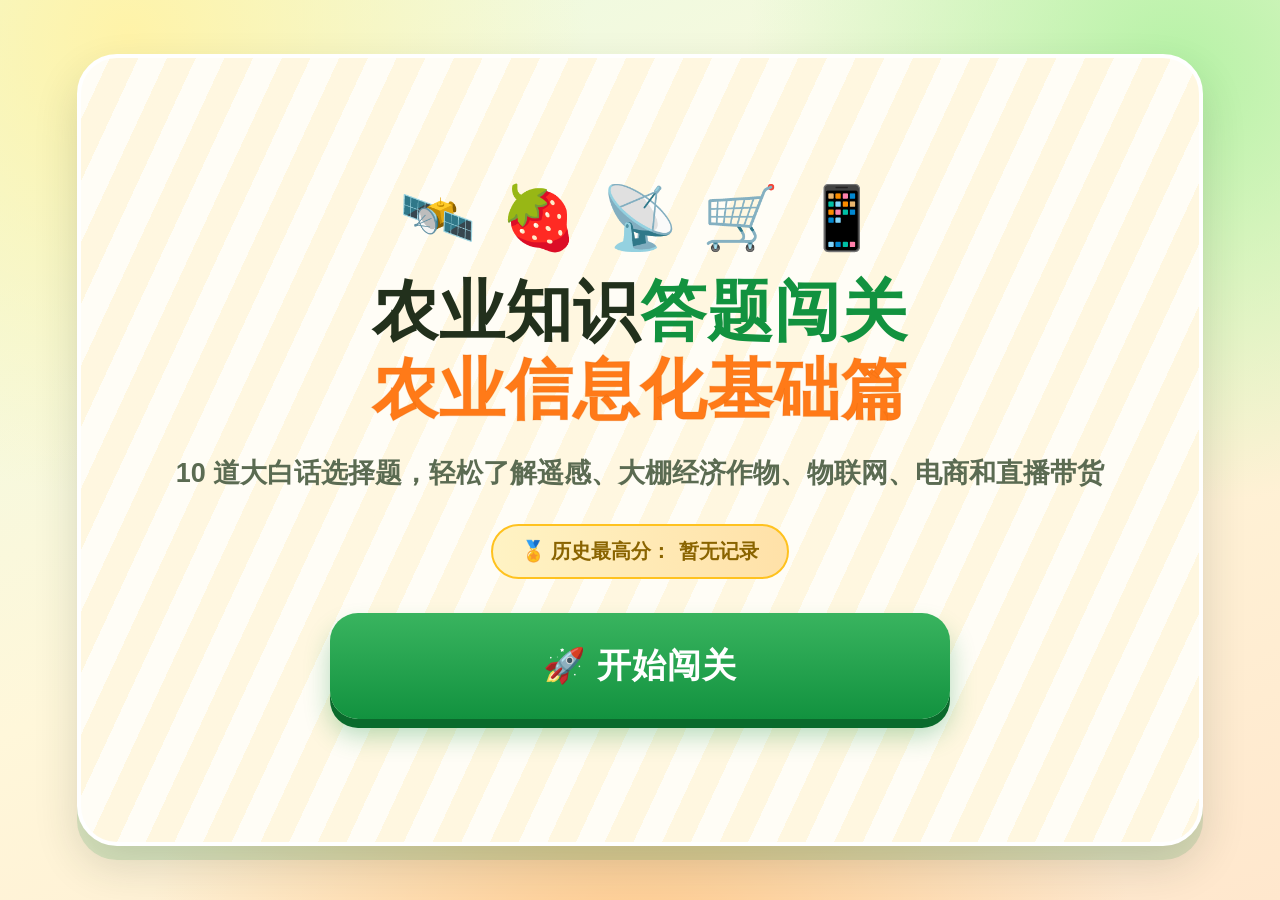
<file: static/index.html>
<!DOCTYPE html>
<html lang="zh-CN">
<head>
<meta charset="UTF-8">
<meta name="viewport" content="width=device-width, initial-scale=1, viewport-fit=cover">
<title>农业知识答题闯关 · 农业信息化基础篇</title>
<link rel="stylesheet" href="/static/style.css">
<link rel="stylesheet" href="/static/touchscreen.css">
</head>
<body>
<div class="app">

  <!-- SECTION: start -->
  <section id="startPanel" class="panel active">
    <div class="start-card">
      <div class="fruit-row" aria-hidden="true"><span>🛰️</span><span>🍓</span><span>📡</span><span>🛒</span><span>📱</span></div>
      <h1>农业知识<span class="hl2">答题闯关</span><br><span class="hl">农业信息化基础篇</span></h1>
      <p class="tagline">10 道大白话选择题，轻松了解遥感、大棚经济作物、物联网、电商和直播带货</p>
      <div class="rules">
        <div class="rule"><i>1</i><span>共 <b>10 道单选题</b>，每题 10 分，满分 100 分，覆盖五大板块</span></div>
        <div class="rule"><i>2</i><span>点击选项<b>立即判分</b>，并用大白话讲清「这对种地卖货有什么用」</span></div>
        <div class="rule"><i>3</i><span><b>全程只需点击屏幕</b>，不用键盘、不用输入文字</span></div>
        <div class="rule"><i>4</i><span>每局题目与选项<b>随机打乱</b>，最高分自动保存在本机浏览器</span></div>
      </div>
      <div class="best" id="bestBox">🏅 历史最高分：<b id="bestVal">暂无记录</b></div>
      <button class="btn btn-start pulse" id="btnStart" data-primary-action>🚀 开始闯关</button>
    </div>
  </section>

  <!-- SECTION: quiz -->
  <section id="quizPanel" class="panel">
    <div class="topbar">
      <div class="qcount">第 <b id="qNow">1</b> / <span id="qTotal">10</span> 题</div>
      <div class="scorepill">得分 <b id="scoreNow">0</b></div>
    </div>
    <div class="track"><div class="fill" id="fill"></div></div>

    <div class="qcard">
      <div class="qhead"><span class="qtag qcat" id="qCat">🛰️ 遥感</span><span class="qtag qprog" id="qTag">第 1 题</span></div>
      <p class="qtext" id="qText"></p>
      <div class="opts" id="opts" role="group" aria-label="答案选项"></div>
      <div class="fb" id="fb" aria-live="polite">
        <div class="fbverdict"><span id="fbIcon">✅</span><span id="fbWord">回答正确</span><span class="pt" id="fbPt">+10</span></div>
        <p class="fbexp" id="fbExp"></p>
        <p class="fbsrc" id="fbSrc"></p>
      </div>
      <button class="btn btn-next" id="btnNext" disabled>下一题 ➜</button>
    </div>
  </section>

  <!-- SECTION: result -->
  <section id="resultPanel" class="panel">
    <div class="res-card">
      <span class="beam" id="beam" hidden aria-hidden="true"></span>
      <span class="grade-emoji" id="gradeEmoji">🏆</span>
      <div class="grade-title" id="gradeTitle"></div>
      <p class="grade-msg" id="gradeMsg"></p>
      <div class="scorebox">
        <div class="sbox s1"><div class="n" id="rScore">0</div><div class="l">总分（满分100）</div></div>
        <div class="sbox s2"><div class="n" id="rRight">0/10</div><div class="l">答对题数</div></div>
        <div class="sbox s3"><div class="n" id="rRate">0%</div><div class="l">正确率</div></div>
      </div>
      <div class="newbest" id="newBest">🎉 刷新历史最高分！</div>
      <div class="review" aria-hidden="true">
        <h2>📋 逐题回顾</h2>
        <div id="rvList"></div>
      </div>
      <button class="btn btn-again" id="btnAgain" data-primary-action>🔄 再来一局</button>
      <p class="footnote">题库依据公开权威资料编写，详细答题结果与记录由后台保存。</p>
    </div>
  </section>

</div>

<script src="/static/assets/questions.js"></script>
<script src="/static/app.js"></script>
</body>
</html>
</file>
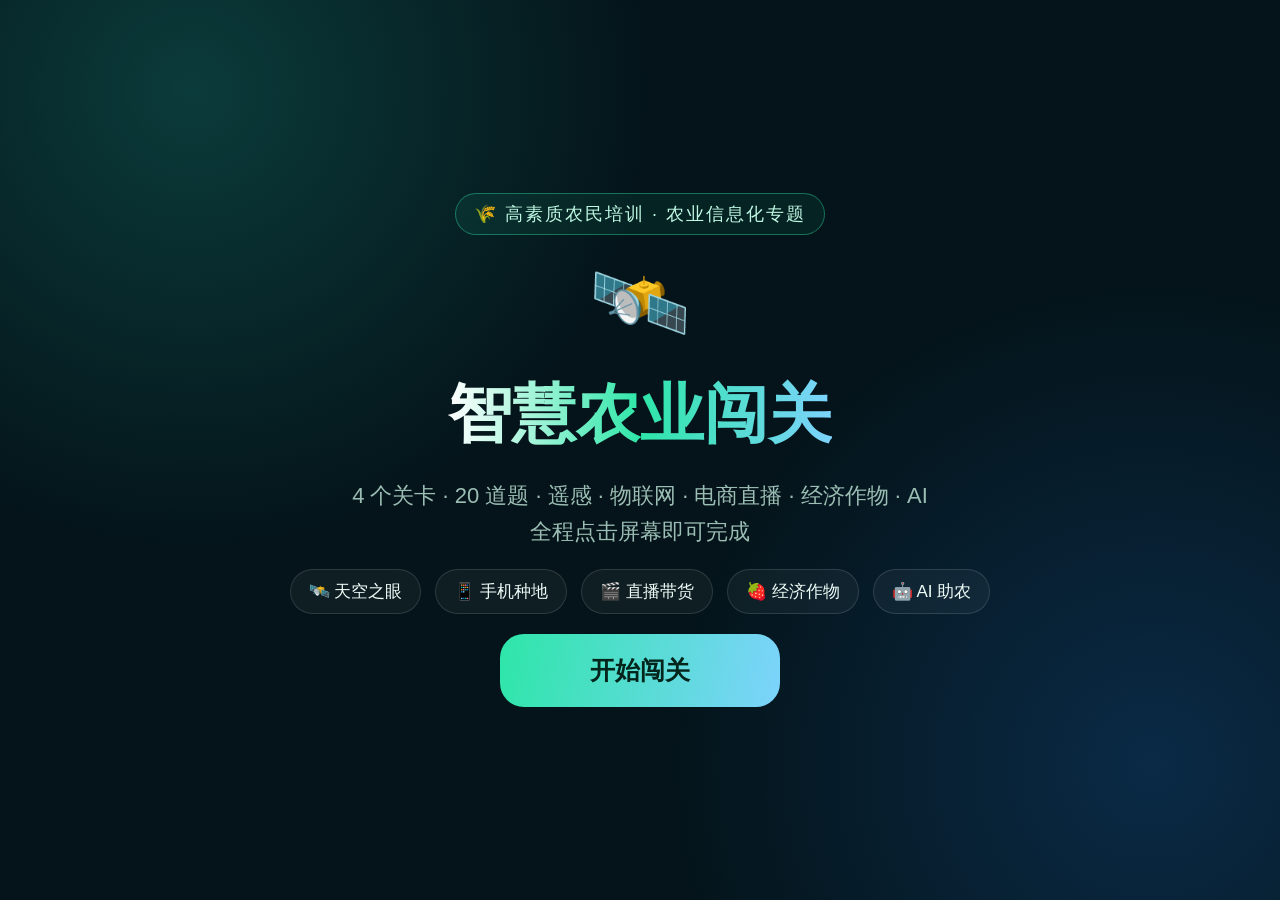
<file: static/smart-farm-quiz.html>
<!doctype html><html lang="zh-CN"><head><meta charset="utf-8"><meta name="viewport" content="width=device-width,initial-scale=1,viewport-fit=cover"><title>智慧农业闯关</title><style>
:root{--g:#2ee6a8;--b:#38bdf8;--y:#fbbf24;--r:#fb7185;--bg:#04141a;--tx:#eefcf7;--dm:#9bbdb3;--card:#ffffff0d;--bd:#ffffff20}*{box-sizing:border-box;-webkit-tap-highlight-color:transparent}html,body{margin:0;width:100%;height:100%;overflow:hidden}body{font-family:"Microsoft YaHei","PingFang SC",sans-serif;background:radial-gradient(circle at 15% 10%,#0b3b3a,transparent 34%),radial-gradient(circle at 90% 85%,#0a2a46,transparent 35%),#04141a;color:var(--tx);touch-action:manipulation;user-select:none}.app{width:100vw;height:100vh;padding:26px 46px;display:flex;flex-direction:column}.screen{display:none;width:100%;height:100%}.screen.on{display:flex}.center{align-items:center;justify-content:center;text-align:center;flex-direction:column;gap:20px}.badge{padding:8px 18px;border:1px solid #2ee6a866;background:#2ee6a812;border-radius:99px;color:#bff8e2;font-size:18px;letter-spacing:2px}.hero{font-size:82px}.title{font-size:64px;margin:0;background:linear-gradient(90deg,#fff,var(--g),#7dd3fc);color:transparent;background-clip:text}.sub{font-size:22px;color:var(--dm);line-height:1.6;margin:0}.chips{display:flex;gap:14px;flex-wrap:wrap;justify-content:center}.chip{padding:10px 18px;border:1px solid var(--bd);border-radius:99px;font-size:17px;background:#ffffff0b}.btn{border:0;border-radius:24px;padding:20px 42px;background:linear-gradient(100deg,var(--g),#7dd3fc);color:#03251c;font-size:25px;font-weight:900;cursor:pointer;min-width:280px}.btn:active,.opt:active{transform:scale(.985)}.levelnum{font-size:100px;font-weight:900;color:var(--g)}.levelname{font-size:44px;margin:0}.leveldesc{font-size:21px;color:var(--dm)}#quiz{flex-direction:column}.hud{height:64px;display:flex;align-items:center;justify-content:space-between;font-size:20px}.meta{display:flex;gap:12px}.pill{border:1px solid var(--bd);background:#ffffff0b;border-radius:99px;padding:10px 18px}.pill b{color:var(--y)}.tracks{display:grid;gap:6px;margin-bottom:12px}.track{height:9px;background:#ffffff12;border-radius:99px;overflow:hidden}.fill{height:100%;background:linear-gradient(90deg,var(--g),var(--b));transition:width .1s}.card{flex:1;min-height:0;border:1px solid var(--bd);background:linear-gradient(180deg,#ffffff12,#ffffff07);border-radius:28px;padding:24px 30px;display:grid;grid-template-rows:auto auto minmax(0,1fr) auto;gap:14px;box-shadow:0 20px 60px #0006}.qnum{color:var(--dm);font-size:17px}.qrow{display:flex;align-items:center;gap:16px}.qicon{font-size:44px}.qtext{font-size:31px;font-weight:900;line-height:1.38;margin:0}.opts{display:grid;grid-template-columns:1fr 1fr;grid-template-rows:1fr 1fr;gap:18px;min-height:0}.opt{border:2px solid var(--bd);background:#ffffff0b;color:var(--tx);border-radius:22px;padding:18px 22px;font-size:23px;font-weight:700;line-height:1.35;text-align:left;display:flex;align-items:center;gap:16px;cursor:pointer;min-height:128px}.k{flex:0 0 52px;height:52px;border-radius:15px;display:grid;place-items:center;background:#ffffff12;font-size:23px;font-weight:900}.opt.right{border-color:var(--g);background:#2ee6a827}.opt.wrong{border-color:var(--r);background:#fb718525}.opt.fade{opacity:.4}.fb{display:none;border:1px solid var(--bd);border-radius:20px;padding:14px 18px;grid-template-columns:auto 1fr auto;align-items:center;gap:16px}.fb.show{display:grid}.fb.ok{border-color:#2ee6a877;background:#2ee6a813}.fb.no{border-color:#fb718577;background:#fb718513}.fi{font-size:32px}.fh{font-size:22px;font-weight:900}.tip{font-size:19px;line-height:1.5;margin:4px 0 0;color:#d8f2e9}.fb .btn{min-width:180px;font-size:21px;padding:16px 24px}.answered .card{grid-template-rows:auto auto 210px minmax(0,1fr)}.answered .opt{min-height:82px;font-size:18px;padding:10px 16px}.answered .k{width:38px;height:38px;font-size:18px}.stats{display:grid;grid-template-columns:repeat(3,1fr);gap:18px;width:min(1100px,90vw)}.stat{border:1px solid var(--bd);background:#ffffff0b;border-radius:20px;padding:24px}.stat b{display:block;font-size:42px;color:var(--g)}.stat span{color:var(--dm);font-size:17px}.stars{font-size:58px;letter-spacing:12px}.rank{font-size:46px;color:var(--y);font-weight:900}.review{max-width:1050px;font-size:18px;line-height:1.5;color:var(--dm);max-height:150px;overflow:hidden}.row{display:flex;gap:18px}.ghost{background:transparent;border:2px solid var(--bd);color:var(--tx)}@media(max-width:1199px){html,body{overflow:auto}.app{height:auto;min-height:100vh}.opts{grid-template-columns:1fr}.screen{min-height:900px}}
</style></head><body><div class="app">
<section id="start" class="screen on center"><div class="badge">🌾 高素质农民培训 · 农业信息化专题</div><div class="hero">🛰️</div><h1 class="title">智慧农业闯关</h1><p class="sub">4 个关卡 · 20 道题 · 遥感 · 物联网 · 电商直播 · 经济作物 · AI<br>全程点击屏幕即可完成</p><div class="chips"><span class="chip">🛰️ 天空之眼</span><span class="chip">📱 手机种地</span><span class="chip">🎬 直播带货</span><span class="chip">🍓 经济作物</span><span class="chip">🤖 AI 助农</span></div><button class="btn" id="startBtn">开始闯关</button></section>
<section id="level" class="screen center"><div class="levelnum" id="levelNum">第1关</div><div class="hero" id="levelIcon">🌱</div><h2 class="levelname" id="levelName"></h2><p class="leveldesc" id="levelDesc"></p><button class="btn" id="goBtn">进入本关 →</button></section>
<section id="quiz" class="screen"><div class="hud"><div id="hudLevel">数字农业启蒙</div><div class="meta"><span class="pill">得分 <b id="score">0</b></span><span class="pill">连击 <b id="combo">0</b></span></div></div><div class="tracks"><div class="track"><div class="fill" id="timeFill"></div></div><div class="track"><div class="fill" id="progFill"></div></div></div><div class="card"><div class="qnum" id="qnum"></div><div class="qrow"><span class="qicon" id="qicon"></span><p class="qtext" id="qtext"></p></div><div class="opts" id="opts"></div><div class="fb" id="fb"><span class="fi" id="fi">✅</span><div><div class="fh" id="fh"></div><p class="tip" id="tip"></p></div><button class="btn" id="nextBtn">继续 →</button></div></div></section>
<section id="levelend" class="screen center"><div class="badge" id="levelBadge"></div><div class="stars" id="stars"></div><h2 class="levelname" id="levelTitle"></h2><div class="stats"><div class="stat"><b id="lr">0</b><span>本关答对</span></div><div class="stat"><b id="lg">0</b><span>本关得分</span></div><div class="stat"><b id="lt">0</b><span>累计总分</span></div></div><button class="btn" id="nextLevelBtn">下一关 →</button></section>
<section id="final" class="screen center"><div class="hero" id="trophy">🏆</div><div class="badge">培训闯关完成</div><div class="rank" id="rank"></div><p class="sub" id="word"></p><div class="stats"><div class="stat"><b id="fs">0</b><span>总得分</span></div><div class="stat"><b id="fa">0%</b><span>正确率</span></div><div class="stat"><b id="fc">0</b><span>最高连击</span></div></div><div class="review" id="review"></div><div class="row"><button class="btn" id="againBtn">再来一局</button><button class="btn ghost" id="homeBtn">返回首页</button></div></section>
</div><script>
const LEVELS=[
{name:'数字农业启蒙',icon:'🌱',desc:'先认识一下手机上就能用的农业新工具',questions:[
['想在手机上实时看到自家大棚里的作物长势，最方便的做法是？',['安装农业监控摄像头','每天骑车去棚里看一眼','请邻居帮忙转述','看天气预报'],0,'农业监控摄像头 + 手机 App，坐在家里也能“看棚”，是智慧农业最常见的入门设备。'],
['智慧农业里“手机一点就能自动浇水施肥”，主要靠哪套系统？',['水肥一体化智能灌溉系统','人工挑水','手摇水泵','挖水渠'],0,'水肥一体化系统按设定的时间和用量自动供水供肥，省工省水还更均匀。'],
['自家农产品贴上二维码，消费者扫码能看到什么？',['产地、检测报告等溯源信息','只能看到价格','一段广告视频','一个小游戏'],0,'这就是农产品质量追溯，扫一扫就知道“从哪来、谁种的、合不合格”，价格能卖得更好。'],
['农业信息化给农民带来的最大好处是？',['省时省力，种地决策更准','以后完全不用种地了','一定能让产量翻十倍','不用再学新技术'],0,'信息化是帮手不是替身：它让你少跑腿、少凭感觉，用数据把地种得更明白。'],
['手机上装一个农业气象 App，对种地最大的帮助是？',['提前知道降温降雨，及时安排农事','让天气变得更好','自动帮你把种播下去','代替施肥打药'],0,'农业气象服务能提前预警霜冻、暴雨、连阴天，抢在天气前面收种管，减少损失。']]},
{name:'天空之眼',icon:'🛰️',desc:'遥感卫星、无人机、传感器，从天上到地下的数据网',questions:[
['遥感卫星拍农田，最常用来做什么？',['判断作物长势和种植面积','给庄稼拍照片发朋友圈','测量村民身高','预测彩票号码'],0,'遥感能大范围看出哪块地长得好、哪块地缺水缺肥，还能估产和查耕地面积。'],
['无人机在农业上最典型的用途是？',['精准喷洒农药和叶面肥','空中拉货送快递','当路灯照明','驱赶蚊子'],0,'无人机打药速度快、雾化细、药量省，还能避免人进田踩苗、接触农药。'],
['埋在土里能自动上报土壤湿度的设备，属于什么技术？',['物联网传感器','打印机','电饭煲','计算器'],0,'传感器负责“感知”，网络负责“上报”，合起来就是农业物联网。'],
['在遥感图像上，作物长势好的地块通常呈现什么颜色？',['更浓的绿色','黑色','深蓝色','纯白色'],0,'长势旺、叶面积大的地块在遥感图上绿色更浓，颜色偏浅或发黄就要留意了。'],
['农田边立着的小型农业气象站，主要能测哪些数据？',['温度、湿度、风速、降雨量','土壤里有几条虫子','明天的蔬菜收购价','手机还剩多少话费'],0,'气象站把温度、湿度、风速、雨量等自动上报到手机，配合灌溉和打药决策非常好用。']]},
{name:'电商直播间',icon:'🎬',desc:'手机就是新农具，直播就是新农活',questions:[
['直播卖自家水果，最能打动买家的做法是？',['现场切开试吃，真实展示果子','只反复说“全网最好”','不停催单刷屏','用别人家的产品图'],0,'真实就是最好的营销：现场试吃、展示果园环境，买家信任度立刻上来。'],
['“农产品上行”指的是？',['把农产品卖到城市消费者手中','把农产品堆在仓库上层','把化肥运进村里','把蔬菜种在山坡上'],0,'农产品上行，就是靠电商、直播、快递把农产品卖到城市消费者手中。'],
['网上开店卖农产品，第一步通常要做什么？',['完成实名认证并办理相关资质','先找人刷单','先把价格涨上去','先关闭评论区'],0,'实名认证和食品、生鲜等相应资质是开店的基础，合规经营才能长久。'],
['直播带货想长期做下去，最后拼的是什么？',['产品品质稳定、售后靠谱','每天换一种产品卖','一味靠低价','看谁嗓门大'],0,'流量来得快也走得快，留住回头客的永远是稳定的品质和靠得住的售后。'],
['直播介绍自家蜂蜜时，下面哪种说法是违规的？',['宣称“能治病、防癌”','现场冲一杯给你看','展示检测合格报告','如实说明规格和产地'],0,'农产品不是药品，不能宣传治疗、防癌等功效，夸大宣传会被处罚，也可能砸了口碑。']]},
{name:'经济作物与 AI',icon:'🤖',desc:'种得值钱、管得聪明，AI 时代的田间地头',questions:[
['下面哪一种属于“经济作物”？',['中药材','小麦','玉米','水稻'],0,'中药材、茶叶、果树、蔬菜、花卉等以经济收益为主要目的的作物属于经济作物；小麦玉米水稻是粮食作物。'],
['用手机拍一张叶片照片就能识别病虫害，用的是哪项技术？',['人工智能图像识别','手电筒','计算器','望远镜'],0,'AI 图像识别把照片和数据库比对，几秒钟给出病虫害名称和用药建议。'],
['种大棚草莓想让上市更早、卖价更高，可以怎么做？',['用大棚控温控湿调节生长节奏','拼命多浇水','把棚膜全拆掉','完全不施肥'],0,'设施农业的核心就是“调环境”，把温度、湿度、光照控住，就能错峰上市卖出好价钱。'],
['农业“智慧大脑”能帮农民做什么？',['根据数据给出种植、施肥、销售建议','直接替农民下地干活','保证永远没有病虫害','让天气变好'],0,'智慧大脑把气象、土壤、市场数据合在一起算，给出建议，最终拍板的还是你。'],
['种茶叶、中药材这类经济作物，想卖出好价钱，最靠谱的做法是？',['提升品质，分级包装走品牌路线','好坏混在一起装一车卖','越早采摘越值钱','只卖给一个收购商'],0,'经济作物讲“优质优价”：把品质做上去、按等级分开卖、打出自己的牌子，价格才稳得住。']]}
];
const $=id=>document.getElementById(id),screens=['start','level','quiz','levelend','final'];let s={li:0,qi:0,score:0,combo:0,maxCombo:0,right:0,total:0,levelRight:0,levelScore:0,time:20,timer:null,locked:false,cur:[],last:-1,records:[]};
function show(id){screens.forEach(x=>$(x).classList.toggle('on',x===id))}function shuffled(q){let a=q[1].map((t,i)=>({t,ok:i===q[2]}));for(let i=a.length-1;i;i--){let j=Math.floor(Math.random()*(i+1));[a[i],a[j]]=[a[j],a[i]]}let r=a.findIndex(x=>x.ok);if(r===s.last){let o=[0,1,2,3].filter(x=>x!==r),z=o[Math.floor(Math.random()*o.length)];[a[r],a[z]]=[a[z],a[r]];r=z}s.last=r;return a}
function start(){Object.assign(s,{li:0,qi:0,score:0,combo:0,maxCombo:0,right:0,total:0,levelRight:0,levelScore:0,time:20,locked:false,last:-1,records:[]});intro()}function intro(){let l=LEVELS[s.li];$('levelNum').textContent='第 '+(s.li+1)+' 关';$('levelIcon').textContent=l.icon;$('levelName').textContent=l.name;$('levelDesc').textContent=l.desc;s.levelRight=0;s.levelScore=0;show('level')}function beginLevel(){$('hudLevel').textContent=LEVELS[s.li].name;s.qi=0;show('quiz');render()}
function render(){clearInterval(s.timer);$('quiz').classList.remove('answered');let l=LEVELS[s.li],q=l.questions[s.qi];s.locked=false;$('fb').className='fb';$('qnum').textContent='第 '+(s.qi+1)+' / '+l.questions.length+' 题';$('qicon').textContent=l.icon;$('qtext').textContent=q[0];$('progFill').style.width=(s.qi/l.questions.length*100)+'%';s.cur=shuffled(q);let box=$('opts');box.innerHTML='';['A','B','C','D'].forEach((k,i)=>{let b=document.createElement('button');b.className='opt';b.innerHTML='<span class="k">'+k+'</span><span>'+s.cur[i].t+'</span>';b.onclick=()=>pick(i,b);box.appendChild(b)});s.time=20;$('timeFill').style.width='100%';s.timer=setInterval(()=>{s.time-=.1;$('timeFill').style.width=Math.max(0,s.time/20*100)+'%';if(s.time<=0){clearInterval(s.timer);pick(-1,null)}},100)}
function pick(i,b){if(s.locked)return;s.locked=true;clearInterval(s.timer);let l=LEVELS[s.li],q=l.questions[s.qi],buttons=[...document.querySelectorAll('.opt')],ri=s.cur.findIndex(x=>x.ok),ok=i>=0&&s.cur[i]?.ok;s.total++;buttons.forEach((x,j)=>{if(j===ri)x.classList.add('right');else if(j===i)x.classList.add('wrong');else x.classList.add('fade')});let gain=0;if(ok){s.right++;s.levelRight++;s.combo++;s.maxCombo=Math.max(s.maxCombo,s.combo);gain=100+Math.round(s.time*5)+Math.min(s.combo-1,4)*40;s.score+=gain;s.levelScore+=gain}else s.combo=0;$('score').textContent=s.score;$('combo').textContent=s.combo;$('quiz').classList.add('answered');$('fb').className='fb show '+(ok?'ok':'no');$('fi').textContent=ok?'✅':(i<0?'⏰':'❌');$('fh').textContent=ok?'回答正确！ +'+gain+' 分':(i<0?'时间到啦！':'再想想～');$('tip').textContent='正确答案：'+q[1][q[2]]+'。'+q[3];$('nextBtn').textContent=s.qi===l.questions.length-1?'完成本关 →':'继续 →';s.records.push({q:q[0],chosen:i>=0?s.cur[i].t:'超时',right:q[1][q[2]],ok})}
function next(){let l=LEVELS[s.li];if(s.qi===l.questions.length-1)return endLevel();s.qi++;render()}function endLevel(){let l=LEVELS[s.li],stars=s.levelRight===5?3:s.levelRight>=4?2:s.levelRight>=3?1:0;$('levelBadge').textContent='第 '+(s.li+1)+' 关 · '+l.name;$('stars').textContent='⭐'.repeat(stars)+'☆'.repeat(3-stars);$('levelTitle').textContent=stars===3?'完美通关！':stars?'这一关过了！':'过关了，再练一练！';$('lr').textContent=s.levelRight;$('lg').textContent=s.levelScore;$('lt').textContent=s.score;$('nextLevelBtn').textContent=s.li===LEVELS.length-1?'查看最终成绩 🏆':'下一关 →';show('levelend')}function nextLevel(){if(s.li===LEVELS.length-1)return finish();s.li++;intro()}
function finish(){let acc=Math.round(s.right/s.total*100),rank='农业新学员',tr='🌱',word='基础已经打下来了，再练一遍就更熟练！';if(acc>=95){rank='智慧农业专家';tr='🏆';word='遥感、AI、直播带货你全拿捏！'}else if(acc>=85){rank='数字农业达人';tr='🥇';word='数据种地的高手，差一点点就满分！'}else if(acc>=70){rank='新型职业农民';tr='🌾';word='基本功扎实，把错题再看看吧。'}else if(acc>=50){rank='农技进步之星';tr='📗';word='已经入门，多练几遍肯定能拿高分。'}$('trophy').textContent=tr;$('rank').textContent=rank;$('word').textContent=word;$('fs').textContent=s.score;$('fa').textContent=acc+'%';$('fc').textContent=s.maxCombo;let wrong=s.records.filter(x=>!x.ok);$('review').innerHTML=wrong.length?'📝 错题：'+wrong.slice(0,3).map(x=>x.q+'（'+x.right+'）').join('　'):'🎉 全部答对，一道错题都没有！';show('final');fetch('/api/results',{method:'POST',headers:{'Content-Type':'application/json'},body:JSON.stringify({session_id:'quiz2-'+Date.now(),score:acc,right_count:s.right,total:s.total,rate:acc,grade:'方案2 · '+rank,answers:s.records}),keepalive:true}).catch(()=>{})}
$('startBtn').onclick=start;$('goBtn').onclick=beginLevel;$('nextBtn').onclick=next;$('nextLevelBtn').onclick=nextLevel;$('againBtn').onclick=start;$('homeBtn').onclick=()=>show('start');
</script></body></html>
</file>
<file: static/style.css>
/* SECTION: base-tokens */
*{margin:0;padding:0;box-sizing:border-box}
:root{
  --green:#12923f; --green-d:#0a6a2c; --green-l:#e7fbe9;
  --orange:#ff7a18; --orange-d:#d95e00; --orange-l:#fff1e0;
  --red:#e8342b; --red-d:#b01f18; --red-l:#ffe9e7;
  --yellow:#ffc21f; --yellow-d:#e0a300;
  --blue:#19b5f0; --blue-d:#0d8fc2;
  --ink:#22301c; --ink2:#5b6b52; --paper:#fffdf6;
  --line:#e2e8d8;
}
html,body{height:100%}
body{
  font-family:"Microsoft YaHei","微软雅黑","PingFang SC","Hiragino Sans GB",sans-serif;
  background:
    radial-gradient(circle at 10% 4%, #fff3a8 0, transparent 32%),
    radial-gradient(circle at 92% 8%, #b6f2a6 0, transparent 30%),
    radial-gradient(circle at 50% 112%, #ffc98a 0, transparent 42%),
    linear-gradient(158deg,#eafbe2 0%,#fff7da 52%,#ffe7cd 100%);
  background-attachment:fixed;
  color:var(--ink);
  min-height:100%;
  padding:14px;
  -webkit-text-size-adjust:100%;
}
.app{max-width:780px;margin:0 auto;position:relative}
.panel{display:none}.panel.active{display:block;animation:fade .32s ease both}
@keyframes fade{from{opacity:0;transform:translateY(14px)}to{opacity:1;transform:none}}
.start-card{background:var(--paper);border-radius:30px;padding:34px 26px 30px;text-align:center;border:4px solid #fff;box-shadow:0 14px 0 rgba(18,146,63,.14),0 20px 44px rgba(34,48,28,.16);position:relative;overflow:hidden}
.start-card::before{content:"";position:absolute;inset:0;background:repeating-linear-gradient(115deg,transparent 0 26px,rgba(255,194,31,.10) 26px 52px);pointer-events:none}
.fruit-row{display:flex;justify-content:center;gap:10px;font-size:44px;line-height:1;margin-bottom:14px;position:relative}
.fruit-row span{display:inline-block;animation:hop 1.7s ease-in-out infinite}.fruit-row span:nth-child(2){animation-delay:.18s}.fruit-row span:nth-child(3){animation-delay:.36s}.fruit-row span:nth-child(4){animation-delay:.54s}.fruit-row span:nth-child(5){animation-delay:.72s}
@keyframes hop{0%,100%{transform:translateY(0) rotate(-4deg)}50%{transform:translateY(-11px) rotate(5deg)}}
h1{font-size:clamp(30px,7.4vw,44px);font-weight:900;letter-spacing:1px;line-height:1.22;position:relative}h1 .hl{color:var(--orange);-webkit-text-stroke:1px #d95e0033}h1 .hl2{color:var(--green)}
.tagline{margin-top:12px;font-size:clamp(15px,3.7vw,18px);color:var(--ink2);font-weight:700;line-height:1.6;position:relative}
.rules{margin:22px auto 6px;max-width:560px;text-align:left;display:grid;gap:10px;position:relative}.rule{display:flex;align-items:flex-start;gap:12px;background:#fff;border:2px solid var(--line);border-radius:16px;padding:13px 15px;font-size:16px;font-weight:700;line-height:1.5}.rule i{font-style:normal;flex:0 0 30px;height:30px;border-radius:50%;display:grid;place-items:center;font-size:17px;color:#fff}.rule:nth-child(1) i{background:var(--green)} .rule:nth-child(2) i{background:var(--orange)}.rule:nth-child(3) i{background:var(--blue)} .rule:nth-child(4) i{background:#a05cd8}
.best{margin-top:18px;display:inline-flex;align-items:center;gap:8px;background:linear-gradient(90deg,#fff3c4,#ffe1a8);border:2px solid var(--yellow);border-radius:999px;padding:9px 20px;font-size:15px;font-weight:800;color:#8a6400;position:relative}
.btn{display:block;width:100%;border:0;cursor:pointer;font-family:inherit;font-size:clamp(21px,5.4vw,27px);font-weight:900;letter-spacing:1px;color:#fff;padding:22px 20px;border-radius:24px;margin-top:24px;position:relative;transition:transform .11s ease,box-shadow .11s ease,filter .15s}.btn-start{background:linear-gradient(180deg,#39b45f,var(--green));box-shadow:0 9px 0 var(--green-d),0 16px 26px rgba(18,146,63,.32)}.btn-next{background:linear-gradient(180deg,#ff9640,var(--orange));box-shadow:0 9px 0 var(--orange-d),0 16px 26px rgba(255,122,24,.32)}.btn-again{background:linear-gradient(180deg,#4ac6f7,var(--blue));box-shadow:0 9px 0 var(--blue-d),0 16px 26px rgba(25,181,240,.32)}.btn:hover{filter:brightness(1.05)}.btn:active{transform:translateY(9px);box-shadow:0 0 0 rgba(0,0,0,0),0 6px 14px rgba(0,0,0,.16)}.btn:disabled{cursor:default;opacity:.42;filter:grayscale(.4);transform:none}.btn:disabled:active{transform:none;box-shadow:0 9px 0 var(--orange-d)}
.topbar{display:flex;align-items:center;gap:12px;margin-bottom:12px}.qcount{flex:0 0 auto;background:var(--green);color:#fff;font-size:19px;font-weight:900;border-radius:16px;padding:11px 18px;box-shadow:0 5px 0 var(--green-d);white-space:nowrap}.qcount b{font-size:24px}.scorepill{margin-left:auto;flex:0 0 auto;background:linear-gradient(90deg,#ffc21f,#ff9a1f);color:#7a4d00;font-size:19px;font-weight:900;border-radius:16px;padding:11px 18px;box-shadow:0 5px 0 #d98a00;white-space:nowrap}.scorepill b{font-size:25px}.track{height:18px;background:#fff;border:3px solid #fff;border-radius:999px;overflow:hidden;box-shadow:inset 0 2px 6px rgba(34,48,28,.16),0 4px 0 rgba(18,146,63,.12);margin-bottom:20px}.fill{height:100%;width:0;border-radius:999px;transition:width .45s cubic-bezier(.22,1,.36,1);background:linear-gradient(90deg,#39d06a,var(--yellow),var(--orange));background-size:200% 100%;animation:slide 2.6s linear infinite}@keyframes slide{to{background-position:200% 0}}
.qcard{background:var(--paper);border-radius:26px;padding:26px 22px 24px;border:4px solid #fff;box-shadow:0 12px 0 rgba(255,122,24,.13),0 18px 38px rgba(34,48,28,.15);position:relative;overflow:hidden}.qcard::before{content:"";position:absolute;left:0;top:0;bottom:0;width:12px;background:linear-gradient(180deg,var(--orange),var(--yellow))}.qhead{display:flex;align-items:center;gap:10px;margin-bottom:14px;padding-left:8px}.qtag{background:var(--orange-l);color:var(--orange-d);font-size:14px;font-weight:900;border:2px solid #ffd3a8;border-radius:999px;padding:5px 14px}.qcat{background:linear-gradient(90deg,#e6f7ff,#e7fbe9);color:var(--green-d);border-color:#b6e3f5;white-space:nowrap}.qprog{margin-left:auto;background:#fff;color:var(--ink2);border-color:var(--line);font-size:13px;white-space:nowrap}.qtext{font-size:clamp(21px,5.2vw,27px);font-weight:900;line-height:1.55;padding-left:8px}
.opts{margin-top:22px;display:grid;gap:14px}.opt{display:flex;align-items:center;gap:14px;width:100%;text-align:left;cursor:pointer;font-family:inherit;background:#fff;border:3px solid var(--line);border-radius:22px;padding:19px 18px;font-size:clamp(18px,4.6vw,22px);font-weight:800;line-height:1.45;color:var(--ink);box-shadow:0 7px 0 #eef1e6;transition:transform .1s ease,box-shadow .1s ease,background .18s,border-color .18s;-webkit-tap-highlight-color:transparent}.opt .letter{flex:0 0 44px;height:44px;border-radius:14px;display:grid;place-items:center;font-size:21px;font-weight:900;color:#fff;background:var(--green);transition:background .18s,transform .18s}.opt:nth-child(2) .letter{background:var(--orange)}.opt:nth-child(3) .letter{background:var(--blue)}.opt:nth-child(4) .letter{background:#a05cd8}.opt .otext{flex:1 1 auto}.opt:hover:not(:disabled){transform:translateY(-3px);border-color:#c9e6bf;box-shadow:0 10px 0 #eef1e6}.opt:active:not(:disabled){transform:translateY(6px);box-shadow:0 1px 0 #eef1e6}.opt:disabled{cursor:default}.opt.dim{opacity:.45}.opt.correct{background:var(--green-l);border-color:var(--green);box-shadow:0 7px 0 #9fd9a8;animation:bounce .5s ease}.opt.correct .letter{background:var(--green)}.opt.wrong{background:var(--red-l);border-color:var(--red);box-shadow:0 7px 0 #f0a9a4;animation:shake .46s ease}.opt.wrong .letter{background:var(--red)}@keyframes bounce{0%{transform:scale(1)}32%{transform:scale(1.045)}60%{transform:scale(.985)}100%{transform:scale(1)}}@keyframes shake{0%,100%{transform:translateX(0)}20%{transform:translateX(-11px)}40%{transform:translateX(9px)}60%{transform:translateX(-6px)}80%{transform:translateX(4px)}}
.fb{margin-top:22px;display:none;border-radius:22px;padding:20px 20px 18px;border:3px solid;animation:fade .3s ease both}.fb.show{display:block}.fb.ok{background:var(--green-l);border-color:var(--green)}.fb.no{background:var(--red-l);border-color:var(--red)}.fbverdict{display:flex;align-items:center;gap:10px;font-size:clamp(22px,5.6vw,28px);font-weight:900}.fb.ok .fbverdict{color:var(--green-d)} .fb.no .fbverdict{color:var(--red-d)}.fbverdict .pt{margin-left:auto;font-size:clamp(19px,4.8vw,24px);font-weight:900;background:#fff;border-radius:999px;padding:6px 16px;border:2px solid currentColor}.fbexp{margin-top:12px;font-size:clamp(15px,3.9vw,17px);line-height:1.72;color:#33412c;font-weight:600}.fbexp b{color:var(--green-d)}.fbsrc{margin-top:11px;font-size:13px;line-height:1.6;color:#7b8a72;font-weight:600;border-top:1px dashed #c3d3b8;padding-top:9px}
.res-card{background:var(--paper);border-radius:30px;padding:30px 24px 26px;text-align:center;border:4px solid #fff;box-shadow:0 14px 0 rgba(25,181,240,.14),0 20px 44px rgba(34,48,28,.16);position:relative;overflow:hidden}.res-card::before{content:"";position:absolute;inset:0;background:repeating-linear-gradient(45deg,transparent 0 22px,rgba(25,181,240,.07) 22px 44px);pointer-events:none}.grade-emoji{font-size:76px;line-height:1;display:block;animation:bounce .8s ease both}.grade-title{margin-top:10px;font-size:clamp(27px,7vw,38px);font-weight:900;position:relative}.grade-msg{margin-top:9px;font-size:clamp(15px,3.8vw,17px);color:var(--ink2);font-weight:700;line-height:1.6;position:relative}.scorebox{margin:22px auto 0;display:flex;justify-content:center;gap:12px;flex-wrap:wrap;position:relative}.sbox{flex:1 1 150px;min-width:150px;background:#fff;border:3px solid var(--line);border-radius:22px;padding:16px 12px}.sbox .n{font-size:clamp(34px,9vw,46px);font-weight:900;line-height:1.05}.sbox .l{margin-top:7px;font-size:14px;font-weight:800;color:var(--ink2)}.sbox.s1{border-color:var(--orange);background:var(--orange-l)} .sbox.s1 .n{color:var(--orange-d)}.sbox.s2{border-color:var(--green);background:var(--green-l)} .sbox.s2 .n{color:var(--green-d)}.sbox.s3{border-color:var(--blue);background:#e6f7ff} .sbox.s3 .n{color:var(--blue-d)}.newbest{margin-top:16px;display:none;background:linear-gradient(90deg,#ffe27a,#ffc21f);color:#7a4d00;font-size:16px;font-weight:900;border-radius:999px;padding:10px 22px;position:relative}.newbest.show{display:inline-block;animation:bounce .6s ease both}
.review{margin-top:24px;text-align:left}.review h2{font-size:21px;font-weight:900;margin-bottom:12px;padding-left:4px;color:var(--ink)}.rv{display:flex;gap:12px;align-items:flex-start;background:#fff;border:2px solid var(--line);border-radius:16px;padding:13px 15px;margin-bottom:9px;font-size:15px;line-height:1.58;font-weight:600}.rv .mk{flex:0 0 30px;height:30px;border-radius:50%;display:grid;place-items:center;color:#fff;font-size:17px;font-weight:900}.rv.ok .mk{background:var(--green)} .rv.no .mk{background:var(--red)}.rv.ok{border-left:7px solid var(--green)} .rv.no{border-left:7px solid var(--red)}.rv .rq{color:var(--ink);font-weight:800}.rv .ra{margin-top:5px;color:var(--ink2);font-size:14px}.rv .ra b{color:var(--green-d)}.footnote{margin-top:18px;font-size:12.5px;line-height:1.65;color:#8b9a82;text-align:center;font-weight:600}
.confetti{position:fixed;top:-20px;font-size:26px;pointer-events:none;z-index:99;animation:fall linear forwards}@keyframes fall{to{transform:translateY(110vh) rotate(540deg);opacity:.15}}
.qcard.swap{animation:cardIn .42s cubic-bezier(.22,1,.36,1) both}@keyframes cardIn{0%{opacity:0;transform:translateY(22px) scale(.975)}100%{opacity:1;transform:none}}.qcard.swap::after{content:"";position:absolute;inset:0;pointer-events:none;border-radius:22px;background:linear-gradient(105deg,transparent 38%,rgba(255,255,255,.72) 50%,transparent 62%);animation:sheen .7s ease-out both}@keyframes sheen{0%{transform:translateX(-105%);opacity:.9}100%{transform:translateX(105%);opacity:0}}
.opt.pending{opacity:0}.opt.enter{animation:optIn .38s cubic-bezier(.22,1,.36,1) backwards}@keyframes optIn{from{opacity:0;transform:translateX(-18px)}to{opacity:1;transform:none}}.qtag.pop{animation:tagPop .5s cubic-bezier(.34,1.56,.64,1) both}@keyframes tagPop{0%{opacity:0;transform:scale(.4) rotate(-8deg)}60%{transform:scale(1.14) rotate(3deg)}100%{opacity:1;transform:none}}.qtext.reveal{animation:txtIn .45s ease both}@keyframes txtIn{from{opacity:0;transform:translateY(10px);filter:blur(3px)}to{opacity:1;transform:none;filter:none}}
.scorepill.hit{animation:pillHit .55s cubic-bezier(.34,1.56,.64,1)}@keyframes pillHit{0%{transform:scale(1)}35%{transform:scale(1.22) rotate(-3deg)}70%{transform:scale(.96)}100%{transform:scale(1)}}.scorepill{position:relative}.score-ring{position:absolute;left:50%;top:50%;width:26px;height:26px;margin:-13px 0 0 -13px;border:3px solid var(--yellow);border-radius:50%;pointer-events:none;animation:ringOut .6s ease-out forwards}@keyframes ringOut{to{width:190px;height:190px;margin:-95px 0 0 -95px;opacity:0;border-width:1px}}
.spark{position:fixed;pointer-events:none;z-index:98;font-size:20px;line-height:1;animation:sparkFly .82s cubic-bezier(.2,.7,.35,1) forwards}@keyframes sparkFly{0%{opacity:1;transform:translate(0,0) scale(.4)}70%{opacity:1}100%{opacity:0;transform:translate(var(--dx),var(--dy)) scale(1.15)}}.fb.ok .fbverdict #fbIcon{display:inline-block;animation:iconPop .55s cubic-bezier(.34,1.56,.64,1) both}@keyframes iconPop{0%{transform:scale(0) rotate(-40deg)}60%{transform:scale(1.35) rotate(8deg)}100%{transform:none}}
.qcard.nope{animation:nopeShake .5s ease}@keyframes nopeShake{0%,100%{transform:translateX(0)}12%{transform:translateX(-13px) rotate(-.6deg)}28%{transform:translateX(11px) rotate(.55deg)}45%{transform:translateX(-8px) rotate(-.4deg)}62%{transform:translateX(6px) rotate(.3deg)}80%{transform:translateX(-3px)}}
.grade-title.pop{animation:titlePop .6s cubic-bezier(.34,1.56,.64,1) both}@keyframes titlePop{0%{opacity:0;transform:scale(.5)}65%{transform:scale(1.09)}100%{opacity:1;transform:none}}.sbox.rise{animation:riseIn .5s cubic-bezier(.22,1,.36,1) both}.sbox.pending{opacity:0}@keyframes riseIn{from{opacity:0;transform:translateY(26px) scale(.94)}to{opacity:1;transform:none}}.rv.rise{animation:rvIn .34s ease both}.rv.pending{opacity:0}@keyframes rvIn{from{opacity:0;transform:translateX(-16px)}to{opacity:1;transform:none}}
.beam{position:absolute;left:0;right:0;top:0;height:8px;pointer-events:none;background:linear-gradient(90deg,var(--green),var(--yellow),var(--orange),var(--blue),var(--green));background-size:300% 100%;animation:beamRun 2.4s linear infinite}@keyframes beamRun{to{background-position:300% 0}}@keyframes glowPulse{0%,100%{filter:drop-shadow(0 0 0 rgba(255,194,31,0))}50%{filter:drop-shadow(0 0 9px rgba(255,194,31,.85))}}.fruit-row{animation:glowPulse 2.6s ease-in-out infinite}.btn-start.pulse{animation:btnPulse 1.9s ease-in-out infinite}@keyframes btnPulse{0%,100%{transform:scale(1)}50%{transform:scale(1.028)}}
@media (max-width:560px){body{padding:10px}.start-card,.res-card{padding:26px 17px 22px;border-radius:24px}.qcard{padding:22px 16px 20px;border-radius:22px}.qcard::before{width:9px}.btn{padding:19px 16px;border-radius:20px;margin-top:20px}.opt{padding:17px 14px;border-radius:18px;gap:12px}.opt .letter{flex-basis:40px;height:40px;border-radius:12px;font-size:19px}.topbar{gap:9px}.qcount,.scorepill{font-size:16px;padding:9px 13px;border-radius:13px}.qcount b,.scorepill b{font-size:21px}.fruit-row{font-size:34px}.sbox{flex:1 1 100%;min-width:0}}
@media (prefers-reduced-motion:reduce){*{animation-duration:.01ms!important;animation-iteration-count:1!important;transition-duration:.01ms!important}}
</file>
<file: static/touchscreen.css>
/* 1920x1080 会议触摸屏专用布局。
   核心原则：答题前让选项最大；答题后把空间让给完整解析。 */
@media (min-width: 1200px) and (min-height: 800px) {
  html, body { width:100%; height:100%; overflow:hidden; }
  body {
    padding:0;
    background-attachment:fixed;
    touch-action:manipulation;
    user-select:none;
  }
  .app {
    width:100vw;
    height:100vh;
    max-width:none;
    margin:0;
    padding:24px 50px;
  }
  .panel.active {
    height:100%;
    display:flex;
    align-items:center;
    justify-content:center;
  }

  /* 首页 */
  .start-card {
    width:min(1320px,88vw);
    height:min(820px,88vh);
    padding:58px 70px 52px;
    border-radius:40px;
    display:flex;
    flex-direction:column;
    align-items:center;
    justify-content:center;
  }
  .fruit-row { font-size:62px; gap:24px; margin-bottom:24px; }
  h1 { font-size:66px; line-height:1.18; }
  .tagline {
    margin-top:24px;
    font-size:27px;
    line-height:1.5;
    max-width:1050px;
  }
  .rules { display:none !important; }
  .best { margin-top:30px; font-size:20px; padding:12px 28px; }
  .btn-start {
    width:620px;
    min-height:106px;
    margin-top:34px;
    font-size:34px;
    border-radius:28px;
  }

  /* 整个答题舞台 */
  #quizPanel.active {
    display:grid;
    grid-template-rows:68px 14px minmax(0,1fr);
    gap:12px;
    align-items:stretch;
  }
  #quizPanel { width:min(1680px,95vw); margin:0 auto; }
  .topbar { margin:0; height:68px; }
  .qcount,.scorepill {
    font-size:22px;
    padding:12px 24px;
    border-radius:18px;
  }
  .qcount b,.scorepill b { font-size:30px; }
  .track { height:14px; margin:0; }

  .qcard {
    height:100%;
    min-height:0;
    padding:22px 34px 26px 42px;
    border-radius:30px;
    display:grid;
    grid-template-rows:auto auto minmax(0,1fr) auto;
    row-gap:14px;
  }
  .qhead { margin:0; padding:0; }
  .qtag { font-size:18px; padding:6px 17px; }
  .qtext {
    margin:0;
    padding:0 8px;
    font-size:34px;
    line-height:1.34;
    max-height:94px;
    overflow:hidden;
  }

  /* 未作答：四个大触摸按钮占主体 */
  .opts {
    margin:0;
    min-height:0;
    display:grid;
    grid-template-columns:1fr 1fr;
    grid-template-rows:1fr 1fr;
    gap:18px 22px;
  }
  .opt {
    min-height:138px;
    height:100%;
    padding:18px 23px;
    border-width:4px;
    border-radius:25px;
    font-size:25px;
    line-height:1.34;
    gap:17px;
  }
  .opt .letter {
    flex:0 0 58px;
    height:58px;
    border-radius:17px;
    font-size:29px;
  }

  /* 默认反馈不占空间 */
  .fb { display:none; }
  .btn-next { visibility:hidden; }
  .fbsrc { display:none !important; }

  /* ==============================
     作答后：布局重排，而不是把解析砍成省略号
     ============================== */
  .qcard:has(.fb.show) {
    grid-template-rows:auto auto 185px minmax(250px,1fr);
    row-gap:12px;
    padding-bottom:24px;
  }

  .qcard:has(.fb.show) .qtext {
    font-size:30px;
    line-height:1.3;
    max-height:80px;
  }

  /* 四个选项缩成“答案回顾区”，仍然清楚，但不再抢解析空间 */
  .qcard:has(.fb.show) .opts {
    grid-template-columns:1fr 1fr;
    grid-template-rows:1fr 1fr;
    gap:10px 14px;
  }
  .qcard:has(.fb.show) .opt {
    min-height:0;
    height:100%;
    padding:10px 16px;
    border-width:3px;
    border-radius:18px;
    font-size:19px;
    line-height:1.24;
    gap:12px;
    box-shadow:0 4px 0 #eef1e6;
  }
  .qcard:has(.fb.show) .opt .letter {
    flex:0 0 42px;
    height:42px;
    border-radius:12px;
    font-size:21px;
  }

  /* 完整解析区：大字、完整展示、不 line-clamp、不 ... */
  .fb.show {
    display:grid;
    grid-template-columns:180px minmax(0,1fr) 310px;
    column-gap:24px;
    align-items:center;
    margin:0;
    padding:22px 26px;
    min-height:0;
    height:100%;
    border-radius:22px;
    overflow:hidden;
  }
  .fbverdict {
    font-size:27px;
    line-height:1.25;
    white-space:normal;
    display:flex;
    flex-wrap:wrap;
    align-content:center;
  }
  .fbverdict .pt {
    margin:10px 0 0 0;
    font-size:19px;
    padding:5px 12px;
  }
  .fbexp {
    margin:0;
    font-size:23px;
    line-height:1.48;
    text-align:left;
    display:block;
    overflow:visible;
    max-height:none;
    -webkit-line-clamp:unset;
    -webkit-box-orient:unset;
  }
  .fbexp b { font-size:24px; }

  .btn-next {
    visibility:visible;
    position:static;
    width:300px;
    min-height:86px;
    padding:15px 18px;
    margin:0;
    font-size:28px;
    border-radius:23px;
    align-self:center;
    justify-self:end;
  }
  .fb:not(.show) ~ .btn-next { visibility:hidden; }
  .fb.show ~ .btn-next {
    /* 按钮由绝对定位改成嵌入反馈区右侧的视觉位置 */
    position:absolute;
    right:58px;
    bottom:62px;
    z-index:4;
  }
  .fb.show { padding-right:365px; }

  /* 极长解析时，宁可适度缩字，也绝不显示省略号 */
  .qcard:has(.fb.show) .fbexp {
    font-size:22px;
    line-height:1.43;
  }

  /* 结果页 */
  .res-card {
    width:min(1280px,88vw);
    height:min(820px,88vh);
    padding:50px 62px 44px;
    border-radius:40px;
    display:flex;
    flex-direction:column;
    align-items:center;
    justify-content:center;
  }
  .grade-emoji { font-size:92px; }
  .grade-title { margin-top:10px; font-size:48px; }
  .grade-msg {
    margin-top:12px;
    font-size:22px;
    line-height:1.5;
    max-width:920px;
  }
  .scorebox {
    width:100%;
    margin-top:28px;
    gap:22px;
    flex-wrap:nowrap;
  }
  .sbox { min-width:0; padding:22px 18px; border-radius:25px; }
  .sbox .n { font-size:52px; }
  .sbox .l { font-size:18px; }
  .newbest { margin-top:18px; font-size:19px; padding:10px 24px; }
  .review,.footnote { display:none !important; }
  .btn-again {
    width:520px;
    min-height:94px;
    margin-top:30px;
    font-size:31px;
    border-radius:26px;
  }

  /* 触摸反馈 */
  .btn:hover,.opt:hover:not(:disabled) { filter:none; transform:none; }
  .btn:active { transform:translateY(6px); }
  .opt:active:not(:disabled) { transform:scale(.985); }
}

/* 1366/1600 等较小触摸屏：保持 2×2，但允许必要滚动，不硬裁内容。 */
@media (min-width:900px) and (max-width:1199px) {
  .app { max-width:1080px; }
  .opts { grid-template-columns:1fr 1fr; gap:14px; }
  .opt { min-height:105px; }
}
</file>
